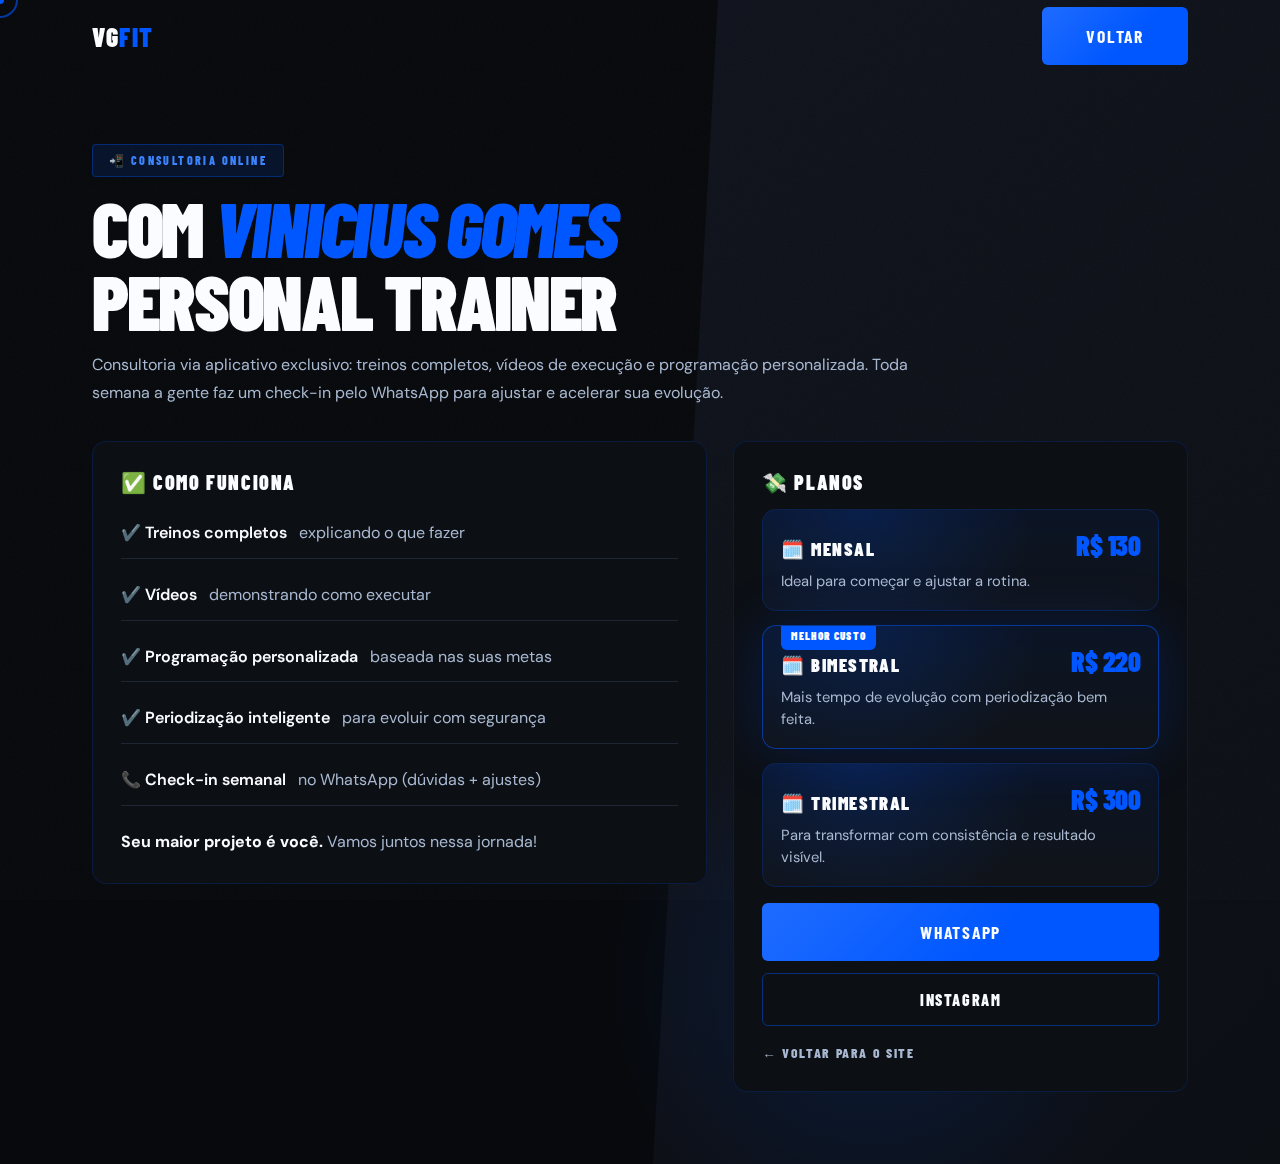
<file: consultoria-online.html>
<!DOCTYPE html>
<html lang="pt-br">
<head>
  <meta charset="UTF-8" />
  <meta name="viewport" content="width=device-width, initial-scale=1.0" />
  <title>Consultoria Online — VGFit</title>

  <link rel="preconnect" href="https://fonts.googleapis.com">
  <link rel="preconnect" href="https://fonts.gstatic.com" crossorigin>
  <link href="https://fonts.googleapis.com/css2?family=Barlow+Condensed:ital,wght@0,400;0,700;0,800;0,900;1,700;1,900&family=DM+Sans:wght@300;0,400;0,500&display=swap" rel="stylesheet">

  <!-- Base do projeto (variáveis, btn, header etc.) -->
  <link rel="stylesheet" href="style/style.css" />
  <!-- Estilo só da consultoria -->
  <link rel="stylesheet" href="style/consultoria.css" />
</head>

<body>
  <!-- CURSOR (para não sumir no desktop) -->
  <div class="cursor-dot"></div>
  <div class="cursor-ring"></div>

  <header class="header">
    <div class="container">
      <h1 class="logo">VG<span>Fit</span></h1>
      <a class="btn" href="index.html">Voltar</a>
    </div>
  </header>

  <main class="c-page">
    <div class="container c-wrap">
      <div class="c-badge">📲 Consultoria Online</div>

      <h1 class="c-title">Com <span>Vinicius Gomes</span><br>Personal Trainer</h1>

      <p class="c-sub">
        Consultoria via aplicativo exclusivo: treinos completos, vídeos de execução e programação personalizada.
        Toda semana a gente faz um check-in pelo WhatsApp para ajustar e acelerar sua evolução.
      </p>

      <div class="c-grid">
        <!-- COMO FUNCIONA -->
        <section class="c-card">
          <h2>✅ Como funciona</h2>
          <ul class="c-list">
            <li><strong>✔️ Treinos completos</strong> explicando o que fazer</li>
            <li><strong>✔️ Vídeos</strong> demonstrando como executar</li>
            <li><strong>✔️ Programação personalizada</strong> baseada nas suas metas</li>
            <li><strong>✔️ Periodização inteligente</strong> para evoluir com segurança</li>
            <li><strong>📞 Check-in semanal</strong> no WhatsApp (dúvidas + ajustes)</li>
          </ul>

          <p class="c-note"><strong>Seu maior projeto é você.</strong> Vamos juntos nessa jornada!</p>
        </section>

        <!-- PREÇOS -->
        <aside class="c-card">
          <h2>💸 Planos</h2>

          <div class="c-pricing">
            <div class="price-card">
              <div class="price-head">
                <div class="price-plan">🗓️ Mensal</div>
                <div class="price-value">R$ 130</div>
              </div>
              <div class="price-meta">Ideal para começar e ajustar a rotina.</div>
            </div>

            <div class="price-card featured">
              <div class="price-badge">Melhor custo</div>
              <div class="price-head">
                <div class="price-plan">🗓️ Bimestral</div>
                <div class="price-value">R$ 220</div>
              </div>
              <div class="price-meta">Mais tempo de evolução com periodização bem feita.</div>
            </div>

            <div class="price-card">
              <div class="price-head">
                <div class="price-plan">🗓️ Trimestral</div>
                <div class="price-value">R$ 300</div>
              </div>
              <div class="price-meta">Para transformar com consistência e resultado visível.</div>
            </div>
          </div>

          <div class="c-actions">
            <a class="btn" target="_blank"
              href="https://wa.me/558199585275?text=Olá%2C%20quero%20a%20CONSULTORIA%20ONLINE%20e%20gostaria%20de%20saber%20os%20próximos%20passos.">
              WhatsApp
            </a>

            <a class="c-btn-outline" target="_blank"
              href="https://www.instagram.com/vinicius_gomes.personal/">
              Instagram
            </a>
          </div>

          <a class="c-back" href="index.html">← Voltar para o site</a>
        </aside>
      </div>
    </div>
  </main>

  <script src="javascript/script.js"></script>
</body>
</html>
</file>
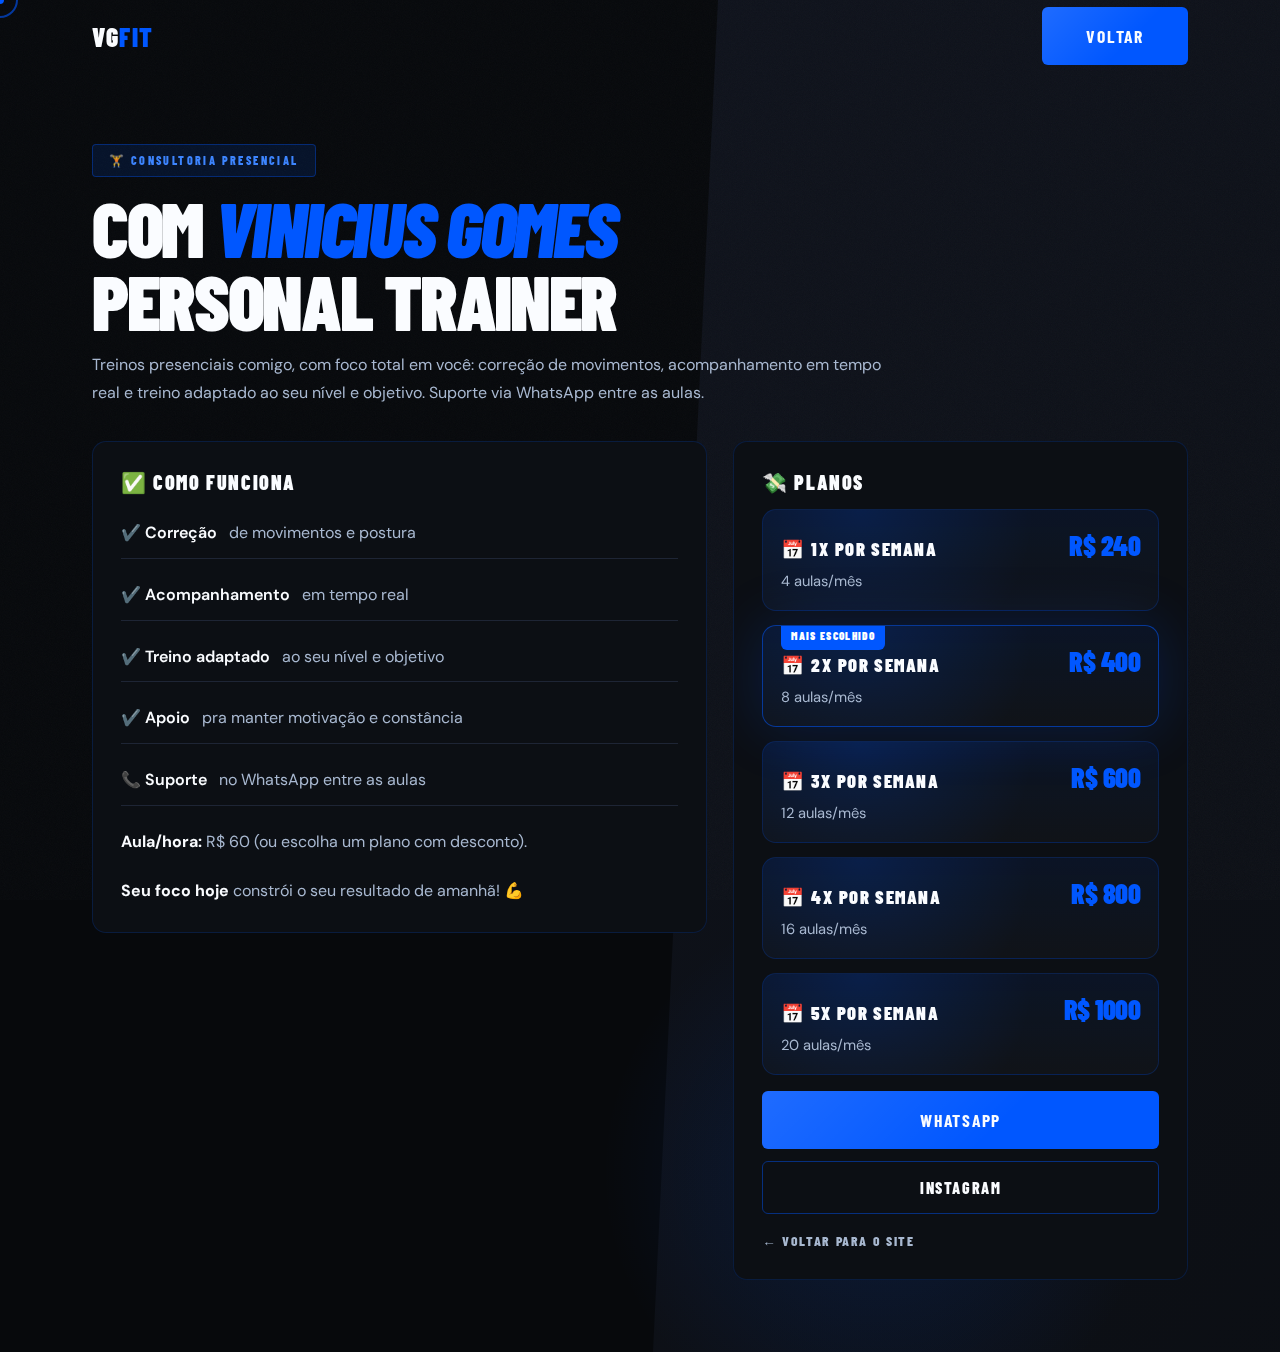
<file: consultoria-presencial.html>
<!DOCTYPE html>
<html lang="pt-br">
<head>
  <meta charset="UTF-8" />
  <meta name="viewport" content="width=device-width, initial-scale=1.0" />
  <title>Consultoria Presencial — VGFit</title>

  <link rel="preconnect" href="https://fonts.googleapis.com">
  <link rel="preconnect" href="https://fonts.gstatic.com" crossorigin>
  <link href="https://fonts.googleapis.com/css2?family=Barlow+Condensed:ital,wght@0,400;0,700;0,800;0,900;1,700;1,900&family=DM+Sans:wght@300;0,400;0,500&display=swap" rel="stylesheet">

  <link rel="stylesheet" href="style/style.css" />
  <link rel="stylesheet" href="style/consultoria.css" />
</head>

<body>
  <!-- CURSOR (para não sumir no desktop) -->
  <div class="cursor-dot"></div>
  <div class="cursor-ring"></div>

  <header class="header">
    <div class="container">
      <h1 class="logo">VG<span>Fit</span></h1>
      <a class="btn" href="index.html">Voltar</a>
    </div>
  </header>

  <main class="c-page">
    <div class="container c-wrap">
      <div class="c-badge">🏋️ Consultoria Presencial</div>

      <h1 class="c-title">Com <span>Vinicius Gomes</span><br>Personal Trainer</h1>

      <p class="c-sub">
        Treinos presenciais comigo, com foco total em você: correção de movimentos, acompanhamento em tempo real
        e treino adaptado ao seu nível e objetivo. Suporte via WhatsApp entre as aulas.
      </p>

      <div class="c-grid">
        <!-- COMO FUNCIONA -->
        <section class="c-card">
          <h2>✅ Como funciona</h2>
          <ul class="c-list">
            <li><strong>✔️ Correção</strong> de movimentos e postura</li>
            <li><strong>✔️ Acompanhamento</strong> em tempo real</li>
            <li><strong>✔️ Treino adaptado</strong> ao seu nível e objetivo</li>
            <li><strong>✔️ Apoio</strong> pra manter motivação e constância</li>
            <li><strong>📞 Suporte</strong> no WhatsApp entre as aulas</li>
          </ul>

          <p class="c-note"><strong>Aula/hora:</strong> R$ 60 (ou escolha um plano com desconto).</p>
          <p class="c-note"><strong>Seu foco hoje</strong> constrói o seu resultado de amanhã! 💪</p>
        </section>

        <!-- PREÇOS -->
        <aside class="c-card">
          <h2>💸 Planos</h2>

          <div class="c-pricing">
            <div class="price-card">
              <div class="price-head">
                <div class="price-plan">📅 1x por semana</div>
                <div class="price-value">R$ 240</div>
              </div>
              <div class="price-meta">4 aulas/mês</div>
            </div>

            <div class="price-card featured">
              <div class="price-badge">Mais escolhido</div>
              <div class="price-head">
                <div class="price-plan">📅 2x por semana</div>
                <div class="price-value">R$ 400</div>
              </div>
              <div class="price-meta">8 aulas/mês</div>
            </div>

            <div class="price-card">
              <div class="price-head">
                <div class="price-plan">📅 3x por semana</div>
                <div class="price-value">R$ 600</div>
              </div>
              <div class="price-meta">12 aulas/mês</div>
            </div>

            <div class="price-card">
              <div class="price-head">
                <div class="price-plan">📅 4x por semana</div>
                <div class="price-value">R$ 800</div>
              </div>
              <div class="price-meta">16 aulas/mês</div>
            </div>

            <div class="price-card">
              <div class="price-head">
                <div class="price-plan">📅 5x por semana</div>
                <div class="price-value">R$ 1000</div>
              </div>
              <div class="price-meta">20 aulas/mês</div>
            </div>
          </div>

          <div class="c-actions">
            <a class="btn" target="_blank"
              href="https://wa.me/558199585275?text=Olá%2C%20quero%20a%20CONSULTORIA%20PRESENCIAL%20e%20gostaria%20de%20agendar.">
              WhatsApp
            </a>

            <a class="c-btn-outline" target="_blank"
              href="https://www.instagram.com/vinicius_gomes.personal/">
              Instagram
            </a>
          </div>

          <a class="c-back" href="index.html">← Voltar para o site</a>
        </aside>
      </div>
    </div>
  </main>

  <script src="javascript/script.js"></script>
</body>
</html>
</file>
<file: style/style.css>
/* ===== GOOGLE FONTS — Barlow Condensed + DM Sans ===== */
@import url('https://fonts.googleapis.com/css2?family=Barlow+Condensed:ital,wght@0,400;0,600;0,700;0,800;0,900;1,700;1,900&family=DM+Sans:ital,wght@0,300;0,400;0,500;1,300&display=swap');

/* ===== VARIÁVEIS ===== */
:root {
  --azul:         #0057FF;
  --azul-claro:   #3D85FF;
  --azul-glow:    rgba(0, 87, 255, 0.25);
  --preto:        #07090C;
  --preto2:       #0C0F14;
  --preto3:       #111520;
  --branco:       #FAFCFF;
  --cinza-claro:  #A8B8D0;
  --cinza-escuro: #1E2535;
  --fonte-titulo: 'Barlow Condensed', sans-serif;
  --fonte-corpo:  'DM Sans', sans-serif;
  --radius-sm:    6px;
  --radius:       14px;
  --radius-lg:    24px;
  --trans:        0.4s cubic-bezier(0.16, 1, 0.3, 1);
}

/* ===== RESET ===== */
*, *::before, *::after { box-sizing: border-box; margin: 0; padding: 0; }
html { scroll-behavior: smooth; }
body {
  font-family: var(--fonte-corpo);
  background: var(--preto);
  color: var(--branco);
  overflow-x: hidden;
  cursor: none;
}
img { max-width: 100%; display: block; }
a { text-decoration: none; color: inherit; }
ul { list-style: none; }

/* ===== CURSOR CUSTOMIZADO ===== */
.cursor-dot {
  width: 8px;
  height: 8px;
  background: var(--azul);
  border-radius: 50%;
  position: fixed;
  top: 0; left: 0;
  pointer-events: none;
  z-index: 9999;
  transform: translate(-50%, -50%);
}
.cursor-ring {
  width: 36px;
  height: 36px;
  border: 2px solid rgba(0, 87, 255, 0.6);
  border-radius: 50%;
  position: fixed;
  top: 0; left: 0;
  pointer-events: none;
  z-index: 9998;
  transform: translate(-50%, -50%);
  transition: all 0.18s cubic-bezier(0.16, 1, 0.3, 1);
}
.cursor-ring.hovering {
  width: 56px;
  height: 56px;
  background: rgba(0, 87, 255, 0.08);
  border-color: var(--azul);
}

/* ===== TEXTURA DE RUÍDO (grain overlay) ===== */
body::before {
  content: '';
  position: fixed;
  inset: 0;
  z-index: 1;
  pointer-events: none;
  opacity: 0.032;
  background-image: url("data:image/svg+xml,%3Csvg viewBox='0 0 256 256' xmlns='http://www.w3.org/2000/svg'%3E%3Cfilter id='noise'%3E%3CfeTurbulence type='fractalNoise' baseFrequency='0.9' numOctaves='4' stitchTiles='stitch'/%3E%3C/filter%3E%3Crect width='100%25' height='100%25' filter='url(%23noise)'/%3E%3C/svg%3E");
  background-repeat: repeat;
  background-size: 200px;
}

/* ===== CONTAINER ===== */
.container {
  max-width: 1160px;
  margin: 0 auto;
  padding: 0 32px;
}

/* ===== SEÇÕES ===== */
.section { padding: 112px 0; position: relative; }

.section[data-num]::before {
  content: attr(data-num);
  position: absolute;
  top: 40px;
  right: 32px;
  font-family: var(--fonte-titulo);
  font-size: clamp(100px, 16vw, 200px);
  font-weight: 900;
  color: transparent;
  -webkit-text-stroke: 1px rgba(0, 87, 255, 0.06);
  pointer-events: none;
  line-height: 1;
  user-select: none;
  letter-spacing: -0.04em;
}

.section h3 {
  font-family: var(--fonte-titulo);
  font-size: clamp(2.8rem, 6vw, 5rem);
  font-weight: 900;
  line-height: 0.95;
  letter-spacing: -0.02em;
  text-transform: uppercase;
  color: var(--branco);
  margin-bottom: 24px;
}

.section-label {
  display: flex;
  align-items: center;
  gap: 12px;
  margin-bottom: 20px;
  font-family: var(--fonte-titulo);
  font-size: 0.75rem;
  font-weight: 700;
  letter-spacing: 0.22em;
  text-transform: uppercase;
  color: var(--azul-claro);
}
.section-label::before {
  content: '';
  width: 32px;
  height: 2px;
  background: var(--azul);
}

.section > .container > p {
  color: var(--cinza-claro);
  font-size: 1rem;
  line-height: 1.75;
  max-width: 520px;
  margin-bottom: 48px;
}

/* ===== BOTÃO ===== */
.btn {
  display: inline-flex;
  align-items: center;
  gap: 12px;
  font-family: var(--fonte-titulo);
  font-size: 1.1rem;
  font-weight: 700;
  letter-spacing: 0.1em;
  text-transform: uppercase;
  color: var(--branco);
  background: var(--azul);
  padding: 18px 44px;
  border-radius: var(--radius-sm);
  position: relative;
  overflow: hidden;
  transition: var(--trans);
  border: none;
  cursor: none;
}
.btn::before {
  content: '';
  position: absolute;
  inset: 0;
  background: linear-gradient(135deg, rgba(255,255,255,0.12) 0%, transparent 60%);
  opacity: 1;
  transition: opacity var(--trans);
}
.btn::after {
  content: '';
  position: absolute;
  bottom: 0; left: 0; right: 0;
  height: 3px;
  background: var(--branco);
  transform: scaleX(0);
  transform-origin: left;
  transition: transform var(--trans);
}
.btn:hover {
  background: #0047DD;
  box-shadow: 0 0 48px rgba(0,87,255,0.5), 0 8px 32px rgba(0,87,255,0.3);
  transform: translateY(-3px);
}
.btn:hover::before { opacity: 1; }
.btn:hover::after  { transform: scaleX(1); }

/* ===== REVEAL ===== */
.reveal {
  opacity: 1;
  transform: translateY(48px);
  transition: opacity 0.8s cubic-bezier(0.16,1,0.3,1),
              transform 0.8s cubic-bezier(0.16,1,0.3,1);
}
.reveal.visible {
  opacity: 1;
  transform: none;
}

/* ========================================
   HEADER
======================================== */
.header {
  position: fixed;
  top: 0; left: 0; right: 0;
  z-index: 100;
  transition: var(--trans);
}
.header::after {
  content: '';
  position: absolute;
  inset: 0;
  background: rgba(7, 9, 12, 0);
  backdrop-filter: blur(0px);
  transition: var(--trans);
  z-index: -1;
}
.header.scrolled::after {
  background: rgba(7, 9, 12, 0.92);
  backdrop-filter: blur(20px);
  border-bottom: 1px solid rgba(0,87,255,0.15);
}
.header .container {
  display: flex;
  align-items: center;
  justify-content: space-between;
  height: 72px;
}
.logo {
  font-family: var(--fonte-titulo);
  font-size: 1.6rem;
  font-weight: 900;
  letter-spacing: 0.06em;
  text-transform: uppercase;
  color: var(--branco);
}
.logo span { color: var(--azul); }

.navList {
  display: flex;
  align-items: center;
  gap: 36px;
}
.navList a {
  font-family: var(--fonte-titulo);
  font-size: 0.9rem;
  font-weight: 700;
  letter-spacing: 0.12em;
  text-transform: uppercase;
  color: var(--cinza-claro);
  position: relative;
  padding: 4px 0;
  transition: color var(--trans);
}
.navList a::after {
  content: '';
  position: absolute;
  bottom: -2px; left: 0;
  width: 0; height: 2px;
  background: var(--azul);
  transition: width var(--trans);
}
.navList a:hover { color: var(--branco); }
.navList a:hover::after { width: 100%; }

.menu-toggle {
  display: none;
  background: none;
  border: 2px solid rgba(0,87,255,0.5);
  color: var(--branco);
  font-size: 1.2rem;
  cursor: none;
  padding: 6px 10px;
  border-radius: var(--radius-sm);
  line-height: 1;
}

/* ========================================
   HERO
======================================== */
.hero {
  min-height: 100vh;
  display: flex;
  align-items: center;
  padding-top: 72px;
  position: relative;
  overflow: hidden;
  background: var(--preto);
}

.hero::before {
  content: '';
  position: absolute;
  top: -10%;
  right: -5%;
  width: 55%;
  height: 130%;
  background: linear-gradient(135deg, var(--preto3) 0%, var(--preto2) 100%);
  clip-path: polygon(12% 0%, 100% 0%, 100% 100%, 0% 100%);
  z-index: 0;
}
.hero::after {
  content: '';
  position: absolute;
  bottom: -100px;
  right: 10%;
  width: 600px;
  height: 600px;
  background: radial-gradient(circle, rgba(0,87,255,0.15) 0%, transparent 65%);
  pointer-events: none;
  z-index: 0;
}

.hero-content {
  display: grid;
  grid-template-columns: 1fr 1fr;
  align-items: center;
  gap: 0;
  width: 100%;
  padding: 60px 32px;
  position: relative;
  z-index: 2;
}

.hero-text { padding-right: 48px; }

.hero-badge {
  display: inline-flex;
  align-items: center;
  gap: 8px;
  background: rgba(0,87,255,0.12);
  border: 1px solid rgba(0,87,255,0.35);
  border-radius: 4px;
  padding: 6px 16px;
  font-family: var(--fonte-titulo);
  font-size: 0.75rem;
  font-weight: 700;
  letter-spacing: 0.2em;
  text-transform: uppercase;
  color: var(--azul-claro);
  margin-bottom: 28px;
}
.hero-badge::before {
  content: '';
  width: 6px; height: 6px;
  background: var(--azul);
  border-radius: 50%;
  animation: pulse 1.8s ease infinite;
}
@keyframes pulse {
  0%, 100% { opacity: 1; transform: scale(1); }
  50% { opacity: 0.4; transform: scale(0.7); }
}

.hero-text h2 {
  font-family: var(--fonte-titulo);
  font-size: clamp(3.2rem, 7vw, 6.5rem);
  font-weight: 900;
  line-height: 0.9;
  letter-spacing: -0.03em;
  text-transform: uppercase;
  color: var(--branco);
  margin-bottom: 28px;
}
.hero-text h2 .highlight {
  color: var(--azul);
  display: block;
  font-style: italic;
}
.hero-text h2 .outline {
  -webkit-text-stroke: 2px var(--branco);
  color: transparent;
  display: block;
}
.hero-text > p {
  color: var(--cinza-claro);
  font-size: 1rem;
  line-height: 1.7;
  max-width: 380px;
  margin-bottom: 40px;
}

.hero-stats {
  display: flex;
  gap: 32px;
  margin-top: 48px;
  padding-top: 40px;
  border-top: 1px solid var(--cinza-escuro);
}
.stat { display: flex; flex-direction: column; }
.stat-num {
  font-family: var(--fonte-titulo);
  font-size: 2.4rem;
  font-weight: 900;
  color: var(--branco);
  line-height: 1;
  letter-spacing: -0.02em;
}
.stat-num span { color: var(--azul); }
.stat-label {
  font-size: 0.75rem;
  color: var(--cinza-claro);
  letter-spacing: 0.06em;
  text-transform: uppercase;
  margin-top: 4px;
}

.hero-image {
  position: relative;
  display: flex;
  justify-content: center;
  align-items: flex-end;
}
.hero-image-frame {
  position: relative;
  width: 100%;
  max-width: 460px;
  border-radius: var(--radius);
  overflow: hidden;
  background: var(--preto3);
}
.hero-image-frame img {
  width: 100%;
  height: 540px;
  object-fit: cover;
  display: block;
  filter: contrast(1.05) saturate(0.9);
}
.hero-image-frame::before {
  content: '';
  position: absolute;
  inset: 0;
  border-radius: var(--radius);
  padding: 1px;
  background: linear-gradient(135deg, var(--azul), transparent 60%, var(--azul-claro));
  -webkit-mask: linear-gradient(#fff 0 0) content-box, linear-gradient(#fff 0 0);
  -webkit-mask-composite: xor;
  mask-composite: exclude;
  pointer-events: none;
  z-index: 2;
}
.hero-image-frame::after {
  content: '';
  position: absolute;
  bottom: 0; left: 0; right: 0;
  height: 40%;
  background: linear-gradient(to top, var(--preto3), transparent);
  z-index: 1;
}
.hero-tag-float {
  position: absolute;
  bottom: 28px;
  left: -28px;
  background: var(--azul);
  color: #fff;
  font-family: var(--fonte-titulo);
  font-size: 0.85rem;
  font-weight: 700;
  letter-spacing: 0.1em;
  text-transform: uppercase;
  padding: 12px 20px;
  border-radius: var(--radius-sm);
  z-index: 4;
  box-shadow: 0 8px 32px rgba(0,87,255,0.4);
}

/* ========================================
   consultoria
======================================== */
.hero-consultorias {
  display: flex;
  gap: 18px;
  margin-top: 28px;
}

.btn-consultoria {
  flex: 1;
  text-align: center;
  padding: 16px 24px;
  border: 1px solid rgba(0,87,255,0.35);
  background: var(--preto2);
  color: var(--branco);
  font-family: var(--fonte-titulo);
  font-weight: 700;
  letter-spacing: 0.08em;
  text-transform: uppercase;
  font-size: 0.9rem;
  border-radius: var(--radius-sm);
  transition: var(--trans);
  position: relative;
  overflow: hidden;
}

/* Linha animada inferior igual ao .btn */
.btn-consultoria::after {
  content: '';
  position: absolute;
  bottom: 0;
  left: 0;
  width: 100%;
  height: 2px;
  background: var(--azul);
  transform: scaleX(0);
  transform-origin: left;
  transition: transform var(--trans);
}

/* Hover elegante estilo editorial */
.btn-consultoria:hover {
  background: var(--azul);
  color: #fff;
  box-shadow: 0 0 32px rgba(0,87,255,0.4);
  transform: translateY(-3px);
}

.btn-consultoria:hover::after {
  transform: scaleX(1);
}




/* ========================================
   SOBRE
======================================== */
#sobre {
  background: var(--preto2);
  overflow: hidden;
}
#sobre::after {
  content: '';
  position: absolute;
  top: 0; left: 0;
  width: 4px;
  height: 100%;
  background: linear-gradient(to bottom, var(--azul), transparent);
}

.sobre-grid {
  display: grid;
  grid-template-columns: 1fr 1.1fr;
  gap: 80px;
  align-items: start;
}

.info-list { display: flex; flex-direction: column; gap: 0; margin-top: 32px; }
.info-list li {
  display: flex;
  align-items: center;
  gap: 16px;
  padding: 18px 0;
  border-bottom: 1px solid var(--cinza-escuro);
  color: var(--cinza-claro);
  font-size: 0.95rem;
  transition: var(--trans);
}
.info-list li:hover { color: var(--branco); padding-left: 6px; }
.info-list li strong { font-weight: 600; color: var(--branco); min-width: 90px; }
.info-list li::before {
  content: '';
  width: 6px; height: 6px;
  background: var(--azul);
  border-radius: 50%;
  flex-shrink: 0;
}

#video { padding: 0; }
#video .container { padding: 0; }
#video h3 {
  font-family: var(--fonte-titulo);
  font-size: 1.1rem;
  font-weight: 700;
  letter-spacing: 0.1em;
  text-transform: uppercase;
  color: var(--cinza-claro);
  margin-bottom: 20px;
}
#video h3::after { display: none; }
.video-container {
  border-radius: var(--radius);
  overflow: hidden;
  border: 1px solid rgba(0,87,255,0.2);
  position: relative;
}
.video-container video {
  width: 100%;
  display: block;
  background: #000;
}

/* ========================================
   ESPECIALIDADES
======================================== */
#abordagem { background: var(--preto); }

.cards {
  display: grid;
  grid-template-columns: repeat(3, 1fr);
  gap: 2px;
  margin-top: 16px;
  background: var(--cinza-escuro);
  border-radius: var(--radius);
  overflow: hidden;
}
.card {
  background: var(--preto2);
  padding: 48px 36px;
  position: relative;
  overflow: hidden;
  transition: var(--trans);
  cursor: none;
}
.card::before {
  content: attr(data-index);
  position: absolute;
  top: -10px; right: 20px;
  font-family: var(--fonte-titulo);
  font-size: 7rem;
  font-weight: 900;
  color: rgba(0,87,255,0.05);
  line-height: 1;
  pointer-events: none;
  transition: var(--trans);
}
.card:hover::before { color: rgba(0,87,255,0.1); }
.card::after {
  content: '';
  position: absolute;
  top: 0; left: 0;
  width: 3px;
  height: 0;
  background: var(--azul);
  transition: height var(--trans);
}
.card:hover::after { height: 100%; }
.card:hover { background: var(--preto3); }
.card-icon { font-size: 2rem; margin-bottom: 20px; display: block; }
.card h4 {
  font-family: var(--fonte-titulo);
  font-size: 1.8rem;
  font-weight: 800;
  text-transform: uppercase;
  letter-spacing: 0.03em;
  color: var(--branco);
  margin-bottom: 12px;
  line-height: 1;
}
.card p { color: var(--cinza-claro); font-size: 0.9rem; line-height: 1.65; margin: 0; }

/* ========================================
   SERVIÇOS
======================================== */
#servicos { background: var(--preto2); border-top: 1px solid var(--cinza-escuro); }

.services-list {
  display: grid;
  grid-template-columns: repeat(2, 1fr);
  gap: 0;
  margin-top: 16px;
  max-width: 720px;
  counter-reset: item;
}
.services-list li {
  display: flex;
  align-items: center;
  gap: 16px;
  padding: 22px 0;
  border-bottom: 1px solid var(--cinza-escuro);
  color: var(--cinza-claro);
  font-size: 0.95rem;
  transition: var(--trans);
}
.services-list li:nth-child(odd) { padding-right: 40px; }
.services-list li::before {
  content: counter(item, decimal-leading-zero);
  counter-increment: item;
  font-family: var(--fonte-titulo);
  font-size: 1rem;
  font-weight: 700;
  color: var(--azul);
  min-width: 32px;
}
.services-list li:hover { color: var(--branco); padding-left: 8px; }

/* ========================================
   RESULTADOS
======================================== */
#Resultados { background: var(--preto); border-top: 1px solid var(--cinza-escuro); overflow: hidden; }

.carrossel-wrapper {
  position: relative;
  display: flex;
  align-items: center;
  gap: 20px;
}

.carrossel {
  position: relative;
  overflow: hidden;
  width: 100%;
  border-radius: var(--radius);
}

.carrossel-track {
  display: flex;
  width: 100%;
  transition: transform 0.55s cubic-bezier(0.16, 1, 0.3, 1);
}
.slide { 
  min-width: 100%; 
  flex-shrink: 0;
  box-sizing: border-box;
}
.colecao {
  display: grid;
  grid-template-columns: 1fr 1fr;
  gap: 4px;
  background: var(--cinza-escuro);
  border-radius: var(--radius);
  overflow: hidden;
  margin-bottom: 4px;
}
.foto { position: relative; overflow: hidden; background: var(--preto3); }
.foto img {
  width: 100%;
  height: 300px;
  object-fit: cover;
  display: block;
  transition: transform 0.6s cubic-bezier(0.16,1,0.3,1), filter 0.4s ease;
  filter: saturate(0.85);
}
.foto:hover img { transform: scale(1.05); filter: saturate(1); }
.tag {
  position: absolute;
  top: 0; left: 0;
  padding: 8px 18px;
  font-family: var(--fonte-titulo);
  font-size: 0.8rem;
  font-weight: 700;
  letter-spacing: 0.15em;
  text-transform: uppercase;
  z-index: 2;
}
.colecao .foto:first-child .tag { background: rgba(200, 30, 30, 0.88); color: #fff; }
.colecao .foto:last-child .tag  { background: rgba(0, 87, 255, 0.90); color: #fff; }

.colecao-info { padding: 20px 4px 0; }
.colecao-info h4 {
  font-family: var(--fonte-titulo);
  font-size: 1.4rem;
  font-weight: 800;
  text-transform: uppercase;
  color: var(--branco);
  letter-spacing: 0.04em;
  margin-bottom: 4px;
}
.colecao-info p { font-size: 0.85rem; color: var(--cinza-claro); margin: 0; }

.carrossel-btn {
  flex-shrink: 0;
  width: 48px; height: 48px;
  border-radius: 0;
  border: 1px solid rgba(0,87,255,0.4);
  background: transparent;
  color: var(--azul-claro);
  font-size: 1.2rem;
  cursor: none;
  display: flex;
  align-items: center;
  justify-content: center;
  transition: var(--trans);
  font-weight: 900;
}
.carrossel-btn:hover {
  background: var(--azul);
  border-color: var(--azul);
  color: #fff;
  box-shadow: 0 0 24px rgba(0,87,255,0.4);
}

/* ========================================
   FAQ
======================================== */
#faq { background: var(--preto2); border-top: 1px solid var(--cinza-escuro); }

.faq-item { border-bottom: 1px solid var(--cinza-escuro); }
.faq-item:first-of-type { border-top: 1px solid var(--cinza-escuro); }

.faq-question {
  width: 100%;
  display: flex;
  align-items: center;
  justify-content: space-between;
  padding: 24px 0;
  background: transparent;
  border: none;
  cursor: none;
  color: var(--branco);
  font-family: var(--fonte-titulo);
  font-size: 1.3rem;
  font-weight: 700;
  letter-spacing: 0.03em;
  text-transform: uppercase;
  text-align: left;
  gap: 20px;
  transition: var(--trans);
}
.faq-question:hover { color: var(--azul-claro); padding-left: 12px; }
.faq-question.active { color: var(--azul); }

.arrow {
  width: 32px; height: 32px;
  border: 1px solid rgba(0,87,255,0.5);
  display: flex;
  align-items: center;
  justify-content: center;
  font-size: 0.75rem;
  color: var(--azul);
  flex-shrink: 0;
  transition: var(--trans);
}
.faq-question.active .arrow {
  background: var(--azul);
  color: #fff;
  transform: rotate(180deg);
}

.faq-answer { max-height: 0; overflow: hidden; transition: max-height 0.45s cubic-bezier(0.16,1,0.3,1); }
.faq-answer.open { max-height: 400px; }
.faq-answer p {
  padding: 0 0 28px 24px;
  color: var(--cinza-claro);
  font-size: 0.95rem;
  line-height: 1.75;
  max-width: 680px;
  margin: 0;
  border-left: 3px solid var(--azul);
}

/* ========================================
   CONTATO
======================================== */
#contato {
  background: var(--preto);
  border-top: 1px solid var(--cinza-escuro);
  text-align: center;
  position: relative;
  overflow: hidden;
}
#contato::before {
  content: 'TREINAR';
  position: absolute;
  top: 50%; left: 50%;
  transform: translate(-50%, -50%);
  font-family: var(--fonte-titulo);
  font-size: clamp(80px, 14vw, 200px);
  font-weight: 900;
  white-space: nowrap;
  color: transparent;
  -webkit-text-stroke: 1px rgba(0,87,255,0.05);
  pointer-events: none;
  letter-spacing: -0.04em;
  user-select: none;
}
#contato .container {
  position: relative;
  z-index: 2;
  display: flex;
  flex-direction: column;
  align-items: center;
}
#contato h3 { text-align: center; }
#contato > .container > p { text-align: center; margin: 0 auto 40px; }

/* ========================================
   FOOTER
======================================== */
.footer {
  background: var(--preto2);
  border-top: 1px solid var(--cinza-escuro);
  padding: 64px 0 0;
}
.footer-content {
  display: grid;
  grid-template-columns: 1.5fr 1fr 1fr 1fr;
  gap: 48px;
  padding-bottom: 48px;
}
.footer-section h4 {
  font-family: var(--fonte-titulo);
  font-size: 0.75rem;
  font-weight: 700;
  letter-spacing: 0.18em;
  text-transform: uppercase;
  color: var(--azul-claro);
  margin-bottom: 20px;
}
.footer-section p,
.footer-section a {
  display: block;
  color: var(--cinza-claro);
  font-size: 0.88rem;
  margin-bottom: 10px;
  transition: color var(--trans);
}
.footer-section a:hover { color: var(--branco); }

.footer-bottom {
  border-top: 1px solid var(--cinza-escuro);
  padding: 20px 32px;
  display: flex;
  justify-content: space-between;
  align-items: center;
  gap: 16px;
}
.footer-bottom p { color: var(--cinza-claro); font-size: 0.8rem; }


/* ===== GOOGLE FONTS — Barlow Condensed + DM Sans ===== */
@import url('https://fonts.googleapis.com/css2?family=Barlow+Condensed:ital,wght@0,400;0,600;0,700;0,800;0,900;1,700;1,900&family=DM+Sans:ital,wght@0,300;0,400;0,500;1,300&display=swap');

/* ===== VARIÁVEIS ===== */
:root {
  --azul:         #0057FF;
  --azul-claro:   #3D85FF;
  --azul-glow:    rgba(0, 87, 255, 0.25);
  --preto:        #07090C;
  --preto2:       #0C0F14;
  --preto3:       #111520;
  --branco:       #FAFCFF;
  --cinza-claro:  #A8B8D0;
  --cinza-escuro: #1E2535;
  --fonte-titulo: 'Barlow Condensed', sans-serif;
  --fonte-corpo:  'DM Sans', sans-serif;
  --radius-sm:    6px;
  --radius:       14px;
  --radius-lg:    24px;
  --trans:        0.4s cubic-bezier(0.16, 1, 0.3, 1);
}

/* ===== RESET ===== */
*, *::before, *::after { box-sizing: border-box; margin: 0; padding: 0; }
html { scroll-behavior: smooth; }
body {
  font-family: var(--fonte-corpo);
  background: var(--preto);
  color: var(--branco);
  overflow-x: hidden;
  cursor: none;
}
img { max-width: 100%; display: block; }
a { text-decoration: none; color: inherit; }
ul { list-style: none; }

/* ===== CURSOR CUSTOMIZADO ===== */
.cursor-dot {
  width: 8px;
  height: 8px;
  background: var(--azul);
  border-radius: 50%;
  position: fixed;
  top: 0; left: 0;
  pointer-events: none;
  z-index: 9999;
  transform: translate(-50%, -50%);
}
.cursor-ring {
  width: 36px;
  height: 36px;
  border: 2px solid rgba(0, 87, 255, 0.6);
  border-radius: 50%;
  position: fixed;
  top: 0; left: 0;
  pointer-events: none;
  z-index: 9998;
  transform: translate(-50%, -50%);
  transition: all 0.18s cubic-bezier(0.16, 1, 0.3, 1);
}
.cursor-ring.hovering {
  width: 56px;
  height: 56px;
  background: rgba(0, 87, 255, 0.08);
  border-color: var(--azul);
}

/* ===== TEXTURA DE RUÍDO (grain overlay) ===== */
body::before {
  content: '';
  position: fixed;
  inset: 0;
  z-index: 1;
  pointer-events: none;
  opacity: 0.032;
  background-image: url("data:image/svg+xml,%3Csvg viewBox='0 0 256 256' xmlns='http://www.w3.org/2000/svg'%3E%3Cfilter id='noise'%3E%3CfeTurbulence type='fractalNoise' baseFrequency='0.9' numOctaves='4' stitchTiles='stitch'/%3E%3C/filter%3E%3Crect width='100%25' height='100%25' filter='url(%23noise)'/%3E%3C/svg%3E");
  background-repeat: repeat;
  background-size: 200px;
}

/* ===== CONTAINER ===== */
.container {
  max-width: 1160px;
  margin: 0 auto;
  padding: 0 32px;
}

/* ===== SEÇÕES ===== */
.section { padding: 112px 0; position: relative; }

.section[data-num]::before {
  content: attr(data-num);
  position: absolute;
  top: 40px;
  right: 32px;
  font-family: var(--fonte-titulo);
  font-size: clamp(100px, 16vw, 200px);
  font-weight: 900;
  color: transparent;
  -webkit-text-stroke: 1px rgba(0, 87, 255, 0.06);
  pointer-events: none;
  line-height: 1;
  user-select: none;
  letter-spacing: -0.04em;
}

.section h3 {
  font-family: var(--fonte-titulo);
  font-size: clamp(2.8rem, 6vw, 5rem);
  font-weight: 900;
  line-height: 0.95;
  letter-spacing: -0.02em;
  text-transform: uppercase;
  color: var(--branco);
  margin-bottom: 24px;
}

.section-label {
  display: flex;
  align-items: center;
  gap: 12px;
  margin-bottom: 20px;
  font-family: var(--fonte-titulo);
  font-size: 0.75rem;
  font-weight: 700;
  letter-spacing: 0.22em;
  text-transform: uppercase;
  color: var(--azul-claro);
}
.section-label::before {
  content: '';
  width: 32px;
  height: 2px;
  background: var(--azul);
}

.section > .container > p {
  color: var(--cinza-claro);
  font-size: 1rem;
  line-height: 1.75;
  max-width: 520px;
  margin-bottom: 48px;
}

/* ===== BOTÃO ===== */
.btn {
  display: inline-flex;
  align-items: center;
  gap: 12px;
  font-family: var(--fonte-titulo);
  font-size: 1.1rem;
  font-weight: 700;
  letter-spacing: 0.1em;
  text-transform: uppercase;
  color: var(--branco);
  background: var(--azul);
  padding: 18px 44px;
  border-radius: var(--radius-sm);
  position: relative;
  overflow: hidden;
  transition: var(--trans);
  border: none;
  cursor: none;
}
.btn::before {
  content: '';
  position: absolute;
  inset: 0;
  background: linear-gradient(135deg, rgba(255,255,255,0.12) 0%, transparent 60%);
  opacity: 1;
  transition: opacity var(--trans);
}
.btn::after {
  content: '';
  position: absolute;
  bottom: 0; left: 0; right: 0;
  height: 3px;
  background: var(--branco);
  transform: scaleX(0);
  transform-origin: left;
  transition: transform var(--trans);
}
.btn:hover {
  background: #0047DD;
  box-shadow: 0 0 48px rgba(0,87,255,0.5), 0 8px 32px rgba(0,87,255,0.3);
  transform: translateY(-3px);
}
.btn:hover::before { opacity: 1; }
.btn:hover::after  { transform: scaleX(1); }

/* ===== REVEAL ===== */
.reveal {
  opacity: 1;
  transform: translateY(48px);
  transition: opacity 0.8s cubic-bezier(0.16,1,0.3,1),
              transform 0.8s cubic-bezier(0.16,1,0.3,1);
}
.reveal.visible {
  opacity: 1;
  transform: none;
}

/* ========================================
   HEADER
======================================== */
.header {
  position: fixed;
  top: 0; left: 0; right: 0;
  z-index: 100;
  transition: var(--trans);
}
.header::after {
  content: '';
  position: absolute;
  inset: 0;
  background: rgba(7, 9, 12, 0);
  backdrop-filter: blur(0px);
  transition: var(--trans);
  z-index: -1;
}
.header.scrolled::after {
  background: rgba(7, 9, 12, 0.92);
  backdrop-filter: blur(20px);
  border-bottom: 1px solid rgba(0,87,255,0.15);
}
.header .container {
  display: flex;
  align-items: center;
  justify-content: space-between;
  height: 72px;
}
.logo {
  font-family: var(--fonte-titulo);
  font-size: 1.6rem;
  font-weight: 900;
  letter-spacing: 0.06em;
  text-transform: uppercase;
  color: var(--branco);
}
.logo span { color: var(--azul); }

.navList {
  display: flex;
  align-items: center;
  gap: 36px;
}
.navList a {
  font-family: var(--fonte-titulo);
  font-size: 0.9rem;
  font-weight: 700;
  letter-spacing: 0.12em;
  text-transform: uppercase;
  color: var(--cinza-claro);
  position: relative;
  padding: 4px 0;
  transition: color var(--trans);
}
.navList a::after {
  content: '';
  position: absolute;
  bottom: -2px; left: 0;
  width: 0; height: 2px;
  background: var(--azul);
  transition: width var(--trans);
}
.navList a:hover { color: var(--branco); }
.navList a:hover::after { width: 100%; }

.menu-toggle {
  display: none;
  background: none;
  border: 2px solid rgba(0,87,255,0.5);
  color: var(--branco);
  font-size: 1.2rem;
  cursor: none;
  padding: 6px 10px;
  border-radius: var(--radius-sm);
  line-height: 1;
}

/* ========================================
   HERO
======================================== */
.hero {
  min-height: 100vh;
  display: flex;
  align-items: center;
  padding-top: 72px;
  position: relative;
  overflow: hidden;
  background: var(--preto);
}

.hero::before {
  content: '';
  position: absolute;
  top: -10%;
  right: -5%;
  width: 55%;
  height: 130%;
  background: linear-gradient(135deg, var(--preto3) 0%, var(--preto2) 100%);
  clip-path: polygon(12% 0%, 100% 0%, 100% 100%, 0% 100%);
  z-index: 0;
}
.hero::after {
  content: '';
  position: absolute;
  bottom: -100px;
  right: 10%;
  width: 600px;
  height: 600px;
  background: radial-gradient(circle, rgba(0,87,255,0.15) 0%, transparent 65%);
  pointer-events: none;
  z-index: 0;
}

.hero-content {
  display: grid;
  grid-template-columns: 1fr 1fr;
  align-items: center;
  gap: 0;
  width: 100%;
  padding: 60px 32px;
  position: relative;
  z-index: 2;
}

.hero-text { padding-right: 48px; }

.hero-badge {
  display: inline-flex;
  align-items: center;
  gap: 8px;
  background: rgba(0,87,255,0.12);
  border: 1px solid rgba(0,87,255,0.35);
  border-radius: 4px;
  padding: 6px 16px;
  font-family: var(--fonte-titulo);
  font-size: 0.75rem;
  font-weight: 700;
  letter-spacing: 0.2em;
  text-transform: uppercase;
  color: var(--azul-claro);
  margin-bottom: 28px;
}
.hero-badge::before {
  content: '';
  width: 6px; height: 6px;
  background: var(--azul);
  border-radius: 50%;
  animation: pulse 1.8s ease infinite;
}
@keyframes pulse {
  0%, 100% { opacity: 1; transform: scale(1); }
  50% { opacity: 0.4; transform: scale(0.7); }
}

.hero-text h2 {
  font-family: var(--fonte-titulo);
  font-size: clamp(3.2rem, 7vw, 6.5rem);
  font-weight: 900;
  line-height: 0.9;
  letter-spacing: -0.03em;
  text-transform: uppercase;
  color: var(--branco);
  margin-bottom: 28px;
}
.hero-text h2 .highlight {
  color: var(--azul);
  display: block;
  font-style: italic;
}
.hero-text h2 .outline {
  -webkit-text-stroke: 2px var(--branco);
  color: transparent;
  display: block;
}
.hero-text > p {
  color: var(--cinza-claro);
  font-size: 1rem;
  line-height: 1.7;
  max-width: 380px;
  margin-bottom: 40px;
}

.hero-stats {
  display: flex;
  gap: 32px;
  margin-top: 48px;
  padding-top: 40px;
  border-top: 1px solid var(--cinza-escuro);
}
.stat { display: flex; flex-direction: column; }
.stat-num {
  font-family: var(--fonte-titulo);
  font-size: 2.4rem;
  font-weight: 900;
  color: var(--branco);
  line-height: 1;
  letter-spacing: -0.02em;
}
.stat-num span { color: var(--azul); }
.stat-label {
  font-size: 0.75rem;
  color: var(--cinza-claro);
  letter-spacing: 0.06em;
  text-transform: uppercase;
  margin-top: 4px;
}

.hero-image {
  position: relative;
  display: flex;
  justify-content: center;
  align-items: flex-end;
}
.hero-image-frame {
  position: relative;
  width: 100%;
  max-width: 460px;
  border-radius: var(--radius);
  overflow: hidden;
  background: var(--preto3);
}
.hero-image-frame img {
  width: 100%;
  height: 540px;
  object-fit: cover;
  display: block;
  filter: contrast(1.05) saturate(0.9);
}
.hero-image-frame::before {
  content: '';
  position: absolute;
  inset: 0;
  border-radius: var(--radius);
  padding: 1px;
  background: linear-gradient(135deg, var(--azul), transparent 60%, var(--azul-claro));
  -webkit-mask: linear-gradient(#fff 0 0) content-box, linear-gradient(#fff 0 0);
  -webkit-mask-composite: xor;
  mask-composite: exclude;
  pointer-events: none;
  z-index: 2;
}
.hero-image-frame::after {
  content: '';
  position: absolute;
  bottom: 0; left: 0; right: 0;
  height: 40%;
  background: linear-gradient(to top, var(--preto3), transparent);
  z-index: 1;
}
.hero-tag-float {
  position: absolute;
  bottom: 28px;
  left: -28px;
  background: var(--azul);
  color: #fff;
  font-family: var(--fonte-titulo);
  font-size: 0.85rem;
  font-weight: 700;
  letter-spacing: 0.1em;
  text-transform: uppercase;
  padding: 12px 20px;
  border-radius: var(--radius-sm);
  z-index: 4;
  box-shadow: 0 8px 32px rgba(0,87,255,0.4);
}

/* ========================================
   consultoria
======================================== */
.hero-consultorias {
  display: flex;
  gap: 18px;
  margin-top: 28px;
}

.btn-consultoria {
  flex: 1;
  text-align: center;
  padding: 16px 24px;
  border: 1px solid rgba(0,87,255,0.35);
  background: var(--preto2);
  color: var(--branco);
  font-family: var(--fonte-titulo);
  font-weight: 700;
  letter-spacing: 0.08em;
  text-transform: uppercase;
  font-size: 0.9rem;
  border-radius: var(--radius-sm);
  transition: var(--trans);
  position: relative;
  overflow: hidden;
}

/* Linha animada inferior igual ao .btn */
.btn-consultoria::after {
  content: '';
  position: absolute;
  bottom: 0;
  left: 0;
  width: 100%;
  height: 2px;
  background: var(--azul);
  transform: scaleX(0);
  transform-origin: left;
  transition: transform var(--trans);
}

/* Hover elegante estilo editorial */
.btn-consultoria:hover {
  background: var(--azul);
  color: #fff;
  box-shadow: 0 0 32px rgba(0,87,255,0.4);
  transform: translateY(-3px);
}

.btn-consultoria:hover::after {
  transform: scaleX(1);
}




/* ========================================
   SOBRE
======================================== */
#sobre {
  background: var(--preto2);
  overflow: hidden;
}
#sobre::after {
  content: '';
  position: absolute;
  top: 0; left: 0;
  width: 4px;
  height: 100%;
  background: linear-gradient(to bottom, var(--azul), transparent);
}

.sobre-grid {
  display: grid;
  grid-template-columns: 1fr 1.1fr;
  gap: 80px;
  align-items: start;
}

.info-list { display: flex; flex-direction: column; gap: 0; margin-top: 32px; }
.info-list li {
  display: flex;
  align-items: center;
  gap: 16px;
  padding: 18px 0;
  border-bottom: 1px solid var(--cinza-escuro);
  color: var(--cinza-claro);
  font-size: 0.95rem;
  transition: var(--trans);
}
.info-list li:hover { color: var(--branco); padding-left: 6px; }
.info-list li strong { font-weight: 600; color: var(--branco); min-width: 90px; }
.info-list li::before {
  content: '';
  width: 6px; height: 6px;
  background: var(--azul);
  border-radius: 50%;
  flex-shrink: 0;
}

#video { padding: 0; }
#video .container { padding: 0; }
#video h3 {
  font-family: var(--fonte-titulo);
  font-size: 1.1rem;
  font-weight: 700;
  letter-spacing: 0.1em;
  text-transform: uppercase;
  color: var(--cinza-claro);
  margin-bottom: 20px;
}
#video h3::after { display: none; }
.video-container {
  border-radius: var(--radius);
  overflow: hidden;
  border: 1px solid rgba(0,87,255,0.2);
  position: relative;
}
.video-container video {
  width: 100%;
  display: block;
  background: #000;
}

/* ========================================
   ESPECIALIDADES
======================================== */
#abordagem { background: var(--preto); }

.cards {
  display: grid;
  grid-template-columns: repeat(3, 1fr);
  gap: 2px;
  margin-top: 16px;
  background: var(--cinza-escuro);
  border-radius: var(--radius);
  overflow: hidden;
}
.card {
  background: var(--preto2);
  padding: 48px 36px;
  position: relative;
  overflow: hidden;
  transition: var(--trans);
  cursor: none;
}
.card::before {
  content: attr(data-index);
  position: absolute;
  top: -10px; right: 20px;
  font-family: var(--fonte-titulo);
  font-size: 7rem;
  font-weight: 900;
  color: rgba(0,87,255,0.05);
  line-height: 1;
  pointer-events: none;
  transition: var(--trans);
}
.card:hover::before { color: rgba(0,87,255,0.1); }
.card::after {
  content: '';
  position: absolute;
  top: 0; left: 0;
  width: 3px;
  height: 0;
  background: var(--azul);
  transition: height var(--trans);
}
.card:hover::after { height: 100%; }
.card:hover { background: var(--preto3); }
.card-icon { font-size: 2rem; margin-bottom: 20px; display: block; }
.card h4 {
  font-family: var(--fonte-titulo);
  font-size: 1.8rem;
  font-weight: 800;
  text-transform: uppercase;
  letter-spacing: 0.03em;
  color: var(--branco);
  margin-bottom: 12px;
  line-height: 1;
}
.card p { color: var(--cinza-claro); font-size: 0.9rem; line-height: 1.65; margin: 0; }

/* ========================================
   SERVIÇOS
======================================== */
#servicos { background: var(--preto2); border-top: 1px solid var(--cinza-escuro); }

.services-list {
  display: grid;
  grid-template-columns: repeat(2, 1fr);
  gap: 0;
  margin-top: 16px;
  max-width: 720px;
  counter-reset: item;
}
.services-list li {
  display: flex;
  align-items: center;
  gap: 16px;
  padding: 22px 0;
  border-bottom: 1px solid var(--cinza-escuro);
  color: var(--cinza-claro);
  font-size: 0.95rem;
  transition: var(--trans);
}
.services-list li:nth-child(odd) { padding-right: 40px; }
.services-list li::before {
  content: counter(item, decimal-leading-zero);
  counter-increment: item;
  font-family: var(--fonte-titulo);
  font-size: 1rem;
  font-weight: 700;
  color: var(--azul);
  min-width: 32px;
}
.services-list li:hover { color: var(--branco); padding-left: 8px; }

/* ========================================
   RESULTADOS
======================================== */
#Resultados { background: var(--preto); border-top: 1px solid var(--cinza-escuro); overflow: hidden; }

.carrossel-wrapper {
  position: relative;
  display: flex;
  align-items: center;
  gap: 20px;
}

.carrossel {
  position: relative;
  overflow: hidden;
  width: 100%;
  border-radius: var(--radius);
}

.carrossel-track {
  display: flex;
  width: 100%;
  transition: transform 0.55s cubic-bezier(0.16, 1, 0.3, 1);
}
.slide { 
  min-width: 100%; 
  flex-shrink: 0;
  box-sizing: border-box;
}
.colecao {
  display: grid;
  grid-template-columns: 1fr 1fr;
  gap: 4px;
  background: var(--cinza-escuro);
  border-radius: var(--radius);
  overflow: hidden;
  margin-bottom: 4px;
}
.foto { position: relative; overflow: hidden; background: var(--preto3); }
.foto img {
  width: 100%;
  height: 300px;
  object-fit: cover;
  display: block;
  transition: transform 0.6s cubic-bezier(0.16,1,0.3,1), filter 0.4s ease;
  filter: saturate(0.85);
}
.foto:hover img { transform: scale(1.05); filter: saturate(1); }
.tag {
  position: absolute;
  top: 0; left: 0;
  padding: 8px 18px;
  font-family: var(--fonte-titulo);
  font-size: 0.8rem;
  font-weight: 700;
  letter-spacing: 0.15em;
  text-transform: uppercase;
  z-index: 2;
}
.colecao .foto:first-child .tag { background: rgba(200, 30, 30, 0.88); color: #fff; }
.colecao .foto:last-child .tag  { background: rgba(0, 87, 255, 0.90); color: #fff; }

.colecao-info { padding: 20px 4px 0; }
.colecao-info h4 {
  font-family: var(--fonte-titulo);
  font-size: 1.4rem;
  font-weight: 800;
  text-transform: uppercase;
  color: var(--branco);
  letter-spacing: 0.04em;
  margin-bottom: 4px;
}
.colecao-info p { font-size: 0.85rem; color: var(--cinza-claro); margin: 0; }

.carrossel-btn {
  flex-shrink: 0;
  width: 48px; height: 48px;
  border-radius: 0;
  border: 1px solid rgba(0,87,255,0.4);
  background: transparent;
  color: var(--azul-claro);
  font-size: 1.2rem;
  cursor: none;
  display: flex;
  align-items: center;
  justify-content: center;
  transition: var(--trans);
  font-weight: 900;
}
.carrossel-btn:hover {
  background: var(--azul);
  border-color: var(--azul);
  color: #fff;
  box-shadow: 0 0 24px rgba(0,87,255,0.4);
}

/* ========================================
   FAQ
======================================== */
#faq { background: var(--preto2); border-top: 1px solid var(--cinza-escuro); }

.faq-item { border-bottom: 1px solid var(--cinza-escuro); }
.faq-item:first-of-type { border-top: 1px solid var(--cinza-escuro); }

.faq-question {
  width: 100%;
  display: flex;
  align-items: center;
  justify-content: space-between;
  padding: 24px 0;
  background: transparent;
  border: none;
  cursor: none;
  color: var(--branco);
  font-family: var(--fonte-titulo);
  font-size: 1.3rem;
  font-weight: 700;
  letter-spacing: 0.03em;
  text-transform: uppercase;
  text-align: left;
  gap: 20px;
  transition: var(--trans);
}
.faq-question:hover { color: var(--azul-claro); padding-left: 12px; }
.faq-question.active { color: var(--azul); }

.arrow {
  width: 32px; height: 32px;
  border: 1px solid rgba(0,87,255,0.5);
  display: flex;
  align-items: center;
  justify-content: center;
  font-size: 0.75rem;
  color: var(--azul);
  flex-shrink: 0;
  transition: var(--trans);
}
.faq-question.active .arrow {
  background: var(--azul);
  color: #fff;
  transform: rotate(180deg);
}

.faq-answer { max-height: 0; overflow: hidden; transition: max-height 0.45s cubic-bezier(0.16,1,0.3,1); }
.faq-answer.open { max-height: 400px; }
.faq-answer p {
  padding: 0 0 28px 24px;
  color: var(--cinza-claro);
  font-size: 0.95rem;
  line-height: 1.75;
  max-width: 680px;
  margin: 0;
  border-left: 3px solid var(--azul);
}

/* ========================================
   CONTATO
======================================== */
#contato {
  background: var(--preto);
  border-top: 1px solid var(--cinza-escuro);
  text-align: center;
  position: relative;
  overflow: hidden;
}
#contato::before {
  content: 'TREINAR';
  position: absolute;
  top: 50%; left: 50%;
  transform: translate(-50%, -50%);
  font-family: var(--fonte-titulo);
  font-size: clamp(80px, 14vw, 200px);
  font-weight: 900;
  white-space: nowrap;
  color: transparent;
  -webkit-text-stroke: 1px rgba(0,87,255,0.05);
  pointer-events: none;
  letter-spacing: -0.04em;
  user-select: none;
}
#contato .container {
  position: relative;
  z-index: 2;
  display: flex;
  flex-direction: column;
  align-items: center;
}
#contato h3 { text-align: center; }
#contato > .container > p { text-align: center; margin: 0 auto 40px; }

/* ========================================
   FOOTER
======================================== */
.footer {
  background: var(--preto2);
  border-top: 1px solid var(--cinza-escuro);
  padding: 64px 0 0;
}
.footer-content {
  display: grid;
  grid-template-columns: 1.5fr 1fr 1fr 1fr;
  gap: 48px;
  padding-bottom: 48px;
}
.footer-section h4 {
  font-family: var(--fonte-titulo);
  font-size: 0.75rem;
  font-weight: 700;
  letter-spacing: 0.18em;
  text-transform: uppercase;
  color: var(--azul-claro);
  margin-bottom: 20px;
}
.footer-section p,
.footer-section a {
  display: block;
  color: var(--cinza-claro);
  font-size: 0.88rem;
  margin-bottom: 10px;
  transition: color var(--trans);
}
.footer-section a:hover { color: var(--branco); }

.footer-bottom {
  border-top: 1px solid var(--cinza-escuro);
  padding: 20px 32px;
  display: flex;
  justify-content: space-between;
  align-items: center;
  gap: 16px;
}
.footer-bottom p { color: var(--cinza-claro); font-size: 0.8rem; }


/* =============================================
   VGFIT — mediaquery.css
   Responsivo: Tablet (≤960px) + Mobile (≤640px)
============================================= */

/* ========================================
   TABLET — até 960px
======================================== */
@media (max-width: 960px) {

  /* ===== SEÇÕES ===== */
  .section { padding: 80px 0; }
  .container { padding: 0 24px; }

  /* ===== HERO ===== */
  .hero-content {
    grid-template-columns: 1fr;
    text-align: center;
    padding: 80px 24px 64px;
    gap: 48px;
  }
  .hero::before {
    width: 100%;
    clip-path: none;
    opacity: 0.15;
  }
  .hero-text { padding-right: 0; }
  .hero-text > p { margin: 0 auto 40px; }
  .hero-badge { margin: 0 auto 28px; }
  .hero-stats { justify-content: center; }
  .hero-image { justify-content: center; }
  .hero-tag-float { left: 0; bottom: 20px; }
  .hero-image-frame img { height: 140px; }
  .hero-text h2 { font-size: clamp(3rem, 9vw, 5rem); }

  /* ===== CONSULTORIAS ===== */
  .hero-consultorias {
    justify-content: center;
  }

  /* ===== SOBRE ===== */
  .sobre-grid {
    grid-template-columns: 1fr;
    gap: 48px;
  }

  /* ===== CARDS ===== */
  .cards {
    grid-template-columns: 1fr;
    gap: 2px;
  }

  /* ===== SERVIÇOS ===== */
  .services-list {
    max-width: 100%;
  }

  /* ===== RESULTADOS ===== */
  .colecao {
    grid-template-columns: 1fr 1fr; /* mantém 2 colunas no tablet */
  }
  .foto img { height: 140px; }

  /* ===== FOOTER ===== */
  .footer-content {
    grid-template-columns: repeat(2, 1fr);
    gap: 36px;
  }
}


/* ========================================
   MOBILE — até 640px
======================================== */

/* ========================================
   MOBILE — até 640px
======================================== */
@media (max-width: 640px) {

  /* ===== BASE ===== */
  body { cursor: auto; }
  .cursor-dot, .cursor-ring { display: none; }

  /* ===== CONTAINER ===== */
  .container { padding: 0 16px; }

  /* ===== SEÇÕES ===== */
  .section { padding: 60px 0; }
  .section[data-num]::before { display: none; }

  /* ===== HEADER / MENU HAMBÚRGUER ===== */
  .menu-toggle {
    display: flex;
    align-items: center;
    justify-content: center;
    cursor: pointer;
    width: 42px;
    height: 42px;
    padding: 0;
    font-size: 1.3rem;
    border: 2px solid rgba(0, 87, 255, 0.5);
    border-radius: 6px;
    background: transparent;
    color: var(--branco);
    z-index: 200;
  }

  .navList {
    display: none;
    flex-direction: column;
    align-items: flex-start;
    gap: 0;
    position: fixed;
    top: 72px;
    left: 0;
    right: 0;
    bottom: 0;
    background: rgba(7, 9, 12, 0.98);
    backdrop-filter: blur(16px);
    -webkit-backdrop-filter: blur(16px);
    border-top: 1px solid rgba(0, 87, 255, 0.2);
    padding: 16px 0 48px;
    z-index: 150;
    overflow-y: auto;
  }

  .navList.open { display: flex; }

  .navList a {
    width: 100%;
    padding: 18px 24px;
    font-size: 1.3rem;
    font-weight: 800;
    letter-spacing: 0.08em;
    color: var(--cinza-claro);
    border-bottom: 1px solid rgba(0, 87, 255, 0.08);
  }
  .navList a:active { color: var(--branco); }
  .navList a::after { display: none; }

  /* ===== HERO ===== */
  .hero-content {
    grid-template-columns: 1fr;   /* <- correção principal: quebra o grid 2 colunas */
    text-align: center;
    padding: 48px 16px 40px;
    gap: 32px;
  }
  .hero::before { display: none; }
  .hero-text { padding-right: 0; }
  .hero-badge { margin: 0 auto 20px; font-size: 0.7rem; }
  .hero-text h2 { font-size: clamp(2.6rem, 12vw, 4rem); line-height: 0.92; }
  .hero-text h2 .outline { -webkit-text-stroke: 1.5px var(--branco); }
  .hero-text > p { font-size: 0.93rem; margin: 0 auto 28px; }
  .hero-stats { justify-content: center; flex-wrap: wrap; gap: 20px; margin-top: 28px; padding-top: 24px; }
  .stat-num { font-size: 1.9rem; }
  .stat-label { font-size: 0.68rem; }
  .hero-image { justify-content: center; }
  .hero-image-frame { max-width: 280px; border-radius: 12px; }
  .hero-image-frame img { height: 280px; object-fit: cover; }
  .hero-tag-float { left: 8px; bottom: 12px; font-size: 0.75rem; padding: 8px 14px; }

  /* Consultorias */
  .hero-consultorias {
    display: flex;
    flex-direction: column;
    align-items: stretch;
    gap: 10px;
    margin-top: 16px;
  }
  .btn-consultoria {
    text-align: center;
    justify-content: center;
  }

  /* ===== BOTÃO ===== */
  .btn {
    cursor: pointer;
    font-size: 0.95rem;
    padding: 15px 28px;
    width: 100%;
    justify-content: center;
  }

  /* ===== SOBRE ===== */
  .sobre-grid { grid-template-columns: 1fr; gap: 32px; }
  .info-list li { font-size: 0.88rem; }
  .info-list li strong { min-width: 80px; }

  /* ===== ESPECIALIDADES ===== */
  .cards { grid-template-columns: 1fr; gap: 2px; border-radius: 10px; }
  .card { padding: 32px 20px; cursor: pointer; }
  .card::before { font-size: 4.5rem; }
  .card h4 { font-size: 1.5rem; }
  .card p { font-size: 0.87rem; }

  /* ===== SERVIÇOS ===== */
  .services-list { grid-template-columns: 1fr; max-width: 100%; }
  .services-list li { padding: 16px 0; font-size: 0.88rem; }
  .services-list li:nth-child(odd) { padding-right: 0; }

  /* ===== RESULTADOS ===== */

  /* wrapper: coluna única, botões laterais somem */
  .carrossel-wrapper {
    flex-direction: row;        /* mantém row para os botões laterais */
    align-items: center;
    gap: 8px;
  }

  .carrossel-btn {
    width: 36px;
    height: 36px;
    font-size: 1.1rem;
    flex-shrink: 0;
    cursor: pointer;
  }

  /* O carrossel em si ocupa o espaço disponível */
  .carrossel { width: 100%; overflow: hidden; }

  /* Cada slide é uma unidade horizontal — NÃO mudar para flex column */
  .slide {
    min-width: 100%;
    flex-shrink: 0;
    /* sem display:flex aqui, deixa o comportamento padrão de bloco */
  }

  /* Grade antes/depois: 2 colunas fixas */
  .colecao {
    display: grid;
    grid-template-columns: 1fr 1fr;   /* Antes | Depois lado a lado */
    gap: 3px;
    margin-bottom: 3px;
    border-radius: 8px;
    overflow: hidden;
  }

  /* Cada .foto pode ter 1 ou 2 imagens empilhadas verticalmente */
  .foto {
    display: flex;
    flex-direction: column;
    overflow: hidden;               /* <- evita vazamento das imgs */
  }

  /* Imagens com altura fixa e controlada */
  .foto img {
    width: 100%;
    height: 140px;                  /* altura certa pra 4 fotos caberem */
    object-fit: cover;
    flex-shrink: 0;
    display: block;
  }

  /* Tags menores */
  .tag { padding: 4px 10px; font-size: 0.68rem; letter-spacing: 0.08em; }

  /* Info do aluno */
  .colecao-info { padding: 12px 0 0; }
  .colecao-info h4 { font-size: 1.1rem; }
  .colecao-info p { font-size: 0.8rem; }

  /* ===== FAQ ===== */
  .faq-question {
    font-size: 1rem;
    padding: 18px 0;
    cursor: pointer;
    gap: 10px;
  }
  .faq-question:hover { padding-left: 0; }
  .arrow { width: 26px; height: 26px; font-size: 0.7rem; }
  .faq-answer p { font-size: 0.88rem; padding: 0 0 20px 16px; border-left-width: 2px; }

  /* ===== CONTATO ===== */
  #contato::before { font-size: clamp(50px, 16vw, 80px); }
  #contato h3 { font-size: clamp(2.2rem, 10vw, 3.2rem); }

  /* ===== FOOTER ===== */
  .footer { padding: 40px 0 0; }
  .footer-content { grid-template-columns: 1fr 1fr; gap: 24px; }
  .footer-section h4 { font-size: 0.7rem; margin-bottom: 12px; }
  .footer-section p, .footer-section a { font-size: 0.8rem; }
  .footer-bottom { flex-direction: column; text-align: center; gap: 4px; padding: 14px 16px; }
  .footer-bottom p { font-size: 0.73rem; }
}

@media (max-width: 380px) {
  .hero-text h2 { font-size: clamp(2.4rem, 14vw, 3.2rem); }

  .foto img { height: 130px; }

  .footer-content { grid-template-columns: 1fr; gap: 20px; }

  .btn { font-size: 0.9rem; padding: 14px 24px; }

  .hero-consultorias .btn-consultoria { font-size: 0.82rem; }
}
</file>
<file: style/consultoria.css>
/* ==========================================
   CONSULTORIAS — VGFit (CSS exclusivo)
   (Mantém identidade do projeto: azul/preto)
========================================== */

/* Usa as variáveis do seu style.css */
.c-page {
  min-height: 100vh;
  padding-top: 72px;
  background: var(--preto);
  position: relative;
  overflow: hidden;
}

/* Fundo “hero” estilo VGFit */
.c-page::before{
  content:'';
  position:absolute;
  top:-10%;
  right:-5%;
  width:55%;
  height:130%;
  background: linear-gradient(135deg, var(--preto3) 0%, var(--preto2) 100%);
  clip-path: polygon(12% 0%, 100% 0%, 100% 100%, 0% 100%);
  opacity: .85;
  z-index: 0;
}
.c-page::after{
  content:'';
  position:absolute;
  bottom:-120px;
  right:8%;
  width:600px;
  height:600px;
  background: radial-gradient(circle, rgba(0,87,255,0.15) 0%, transparent 65%);
  z-index:0;
  pointer-events:none;
}

.c-wrap{
  position: relative;
  z-index: 2;
  padding: 72px 32px;
}

/* Topo */
.c-badge{
  display:inline-flex;
  align-items:center;
  gap:10px;
  background: rgba(0,87,255,0.12);
  border: 1px solid rgba(0,87,255,0.35);
  border-radius: 4px;
  padding: 8px 16px;
  font-family: var(--fonte-titulo);
  font-size: .75rem;
  font-weight: 800;
  letter-spacing: .2em;
  text-transform: uppercase;
  color: var(--azul-claro);
  margin-bottom: 14px;
}

.c-title{
  font-family: var(--fonte-titulo);
  font-size: clamp(3rem, 6vw, 5.2rem);
  font-weight: 900;
  line-height: .95;
  letter-spacing: -0.03em;
  text-transform: uppercase;
  margin-bottom: 14px;
}
.c-title span{
  color: var(--azul);
  font-style: italic;
}

.c-sub{
  color: var(--cinza-claro);
  max-width: 820px;
  line-height: 1.75;
  margin-bottom: 34px;
  font-size: 1rem;
}

/* Layout */
.c-grid{
  display:grid;
  grid-template-columns: 1.15fr 0.85fr;
  gap: 26px;
  align-items: start;
}

/* Cards base */
.c-card{
  background: var(--preto2);
  border: 1px solid rgba(0,87,255,0.18);
  border-radius: var(--radius);
  padding: 28px;
  position: relative;
  overflow: hidden;
}

.c-card::before{
  content:'';
  position:absolute;
  top:0; left:0;
  width:3px; height:0;
  background: var(--azul);
  transition: var(--trans);
}
.c-card:hover::before{ height:100%; }

.c-card h2{
  font-family: var(--fonte-titulo);
  text-transform: uppercase;
  letter-spacing: .08em;
  font-size: 1.25rem;
  font-weight: 900;
  margin-bottom: 14px;
}

/* Lista */
.c-list{
  display:flex;
  flex-direction:column;
  gap: 12px;
  margin-top: 10px;
}
.c-list li{
  display:flex;
  gap: 12px;
  color: var(--cinza-claro);
  line-height: 1.55;
  border-bottom: 1px solid var(--cinza-escuro);
  padding: 12px 0;
}
.c-list li strong{ color: var(--branco); font-weight: 600; }

/* ==========================
   PREÇOS EM CARDS SEPARADOS
========================== */
.c-pricing{
  display:grid;
  grid-template-columns: 1fr;
  gap: 14px;
  margin-top: 12px;
}

.price-card{
  border-radius: var(--radius);
  border: 1px solid rgba(0,87,255,0.22);
  background: linear-gradient(180deg, rgba(0,87,255,0.08) 0%, rgba(255,255,255,0.02) 100%);
  padding: 18px;
  position: relative;
  overflow: hidden;
  transition: var(--trans);
}

.price-card::after{
  content:'';
  position:absolute;
  inset:0;
  background: radial-gradient(circle at 25% 0%, rgba(0,87,255,0.22), transparent 55%);
  opacity: .75;
  pointer-events:none;
}

.price-card:hover{
  transform: translateY(-3px);
  border-color: rgba(0,87,255,0.45);
  box-shadow: 0 0 40px rgba(0,87,255,0.18);
}

/* header do card */
.price-head{
  display:flex;
  align-items: baseline;
  justify-content: space-between;
  gap: 12px;
  position: relative;
  z-index: 1;
}

.price-plan{
  font-family: var(--fonte-titulo);
  font-size: 1.15rem;
  font-weight: 900;
  letter-spacing: .08em;
  text-transform: uppercase;
  color: var(--branco);
}

.price-value{
  font-family: var(--fonte-titulo);
  font-size: 1.75rem;
  font-weight: 900;
  letter-spacing: -0.02em;
  color: var(--azul);
}

.price-meta{
  position: relative;
  z-index: 1;
  margin-top: 8px;
  color: var(--cinza-claro);
  font-size: .92rem;
  line-height: 1.5;
}

/* destaque */
.price-card.featured{
  border-color: rgba(0,87,255,0.55);
  box-shadow: 0 0 60px rgba(0,87,255,0.20);
}

.price-badge{
  position:absolute;
  top: -5px;
  z-index: 2;
  font-family: var(--fonte-titulo);
  font-size: .7rem;
  font-weight: 900;
  letter-spacing: .12em;
  text-transform: uppercase;
  padding: 8px 10px;
  border-radius: var(--radius-sm);
  background: var(--azul);
  color:#fff;
}

/* Ações */
.c-actions{
  display:grid;
  gap: 12px;
  margin-top: 16px;
}
.c-actions .btn{ width:100%; justify-content:center; }

.c-btn-outline{
  display:inline-flex;
  justify-content:center;
  align-items:center;
  gap: 10px;
  font-family: var(--fonte-titulo);
  font-size: 1rem;
  font-weight: 800;
  letter-spacing: 0.10em;
  text-transform: uppercase;
  color: var(--branco);
  padding: 16px 22px;
  border-radius: var(--radius-sm);
  border: 1px solid rgba(0,87,255,0.45);
  background: transparent;
  transition: var(--trans);
}
.c-btn-outline:hover{
  background: var(--azul);
  border-color: var(--azul);
  box-shadow: 0 0 32px rgba(0,87,255,0.35);
  transform: translateY(-2px);
}

/* Link voltar */
.c-back{
  margin-top: 18px;
  display:inline-block;
  color: var(--cinza-claro);
  font-family: var(--fonte-titulo);
  letter-spacing: .12em;
  text-transform: uppercase;
  font-weight: 800;
  font-size: .85rem;
  transition: var(--trans);
}
.c-back:hover{ color: var(--branco); }

.c-note{
  margin-top: 22px;
  color: var(--cinza-claro);
  line-height: 1.7;
}
.c-note strong{ color: var(--branco); }

/* Responsivo */
@media (max-width: 960px){
  .c-grid{ grid-template-columns: 1fr; }
  .c-wrap{ padding: 64px 32px; }
}
</file>
